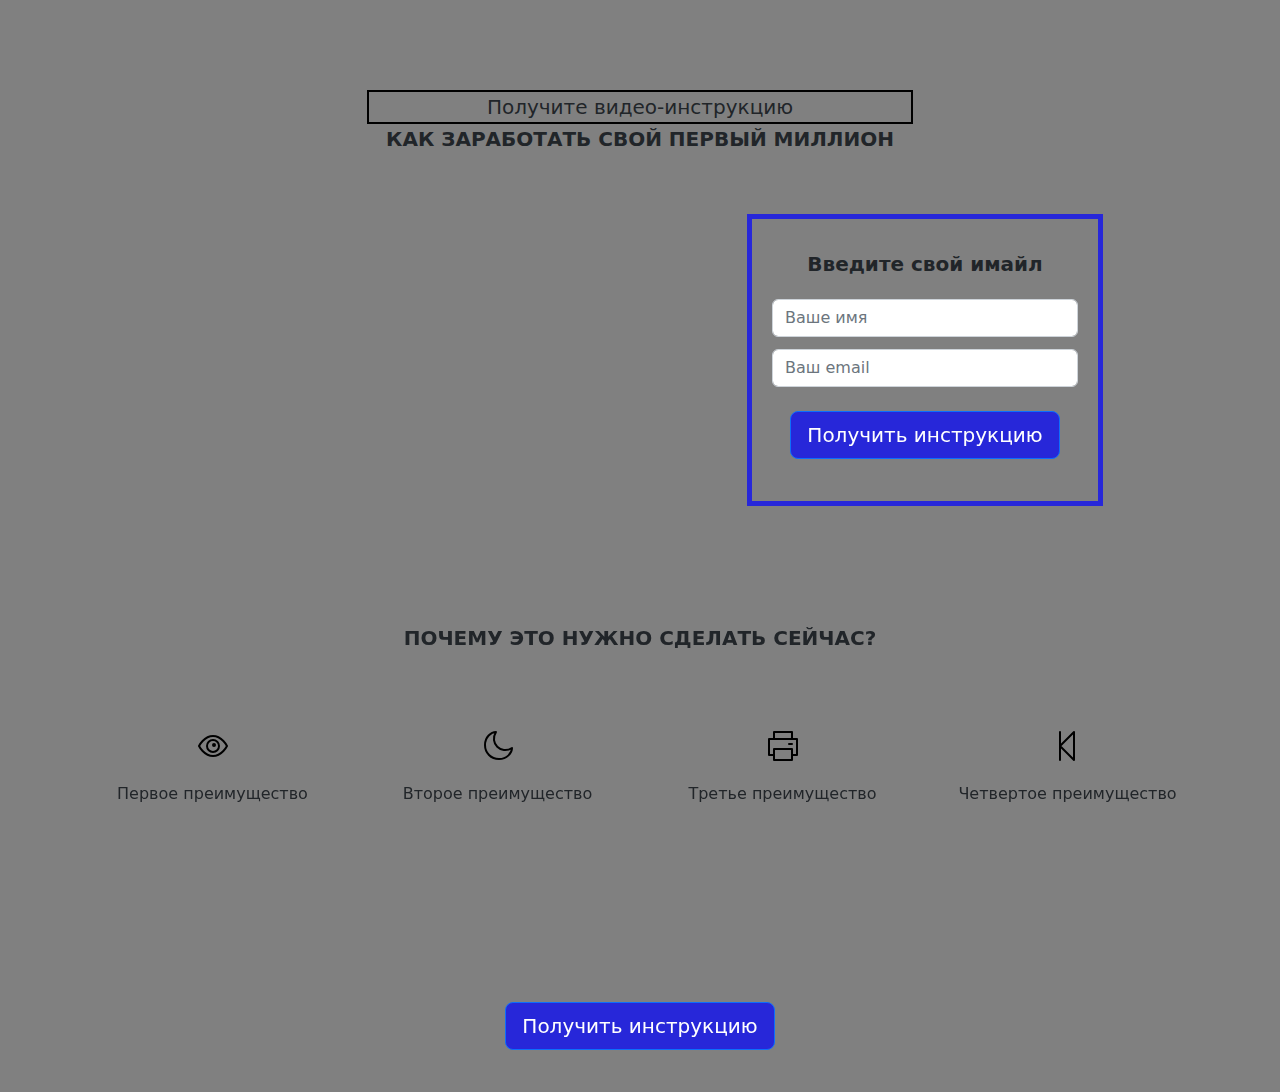
<file: layout1/index.html>
<!-- МАКЕТ 1 -->
<!DOCTYPE html>
<html lang="en">
<head>
    <meta charset="UTF-8">
    <meta http-equiv="X-UA-Compatible" content="IE=edge">
    <meta name="viewport" content="width=device-width, initial-scale=1.0">
    <title>My proj</title>
    <link rel="stylesheet" href="css/bootstrap.css">
    <link rel="stylesheet" href="css/style.css">
    <link rel="shortcut icon" href="img/moon.svg">
</head>
<body>
    
<div class="section">
    <div class="container">
        <!-- первый  -->
        <div class="row">
            <div class="col-lg-6 offset-lg-3 ">
                <h1 class="header text-center">
                    <span>Получите видео-инструкцию</span>
                    <strong class="text-uppercase">Как заработать свой первый миллион</strong>
                </h1>
            </div>
        </div>

        <div class="row">
            <div class="col-lg-6 offset-lg-1 col-md-8 offset-md-2">
                <div class="video">
                    <iframe width="100%" height="315" src="https://www.youtube-nocookie.com/embed/iHqE24Ipv_s?controls=0" title="YouTube video player" frameborder="0" allow="accelerometer; autoplay; clipboard-write; encrypted-media; gyroscope; picture-in-picture" allowfullscreen></iframe>
                </div>
            </div>
            <div class="col-lg-4 offset-lg-0 col-md-8 offset-md-2">
                <div class="form d-grid">
                    <p class="form-header text-center">Введите свой имайл</p>
                    <form action="#">
                        <input type="text" class="form-control" placeholder="Ваше имя">
                        <input type="text" class="form-control" placeholder="Ваш email" >
                    </form>
                    <button class="btn btn-primary btn-lg form-btn">Получить инструкцию</button>
                </div>
            </div>
        </div>
    </div>
</div>

<div class="section">
    <div class="container">
    <!-- заголовок секции -->
    <div class="row">
        <div class="col-lg-12">
            <h2 class="section-header text-uppercase text-center">Почему это нужно сделать сейчас?</h2>
        </div>
    </div>
    <!-- блок с преимуществами -->
    <div class="feature text-center">
        <div class="row">
            <div class="col-lg-3 col-md-6">
                <div class="feature-box ">
                    <img src="img/1.svg" alt="1 преимущество">
                    <p>Первое преимущество</p>
                </div>
            </div>
            <div class="col-lg-3 col-md-6">
                <div class="feature-box">
                    <img src="img/2.svg" alt="2 преимущество" >
                    <p>Второе преимущество</p>
                </div>
            </div>
            <div class="col-lg-3 col-md-6">
                <div class="feature-box ">
                    <img src="img/3.svg" alt="3 преимущество" >
                    <p>Третье преимущество</p>
                </div>
            </div>
            <div class="col-lg-3 col-md-6">
                <div class="feature-box ">
                    <img src="img/4.svg" alt="4 преимущество" >
                    <p>Четвертое преимущество</p>
                </div>
            </div>
        </div>
    </div>
<!-- кнопка -->
<div class="mx-auto d-grid">
    <button class="btn btn-primary btn-lg form-btn">Получить инструкцию</button>
</div>

    
</div>
</div>


</body>
</html>
</file>
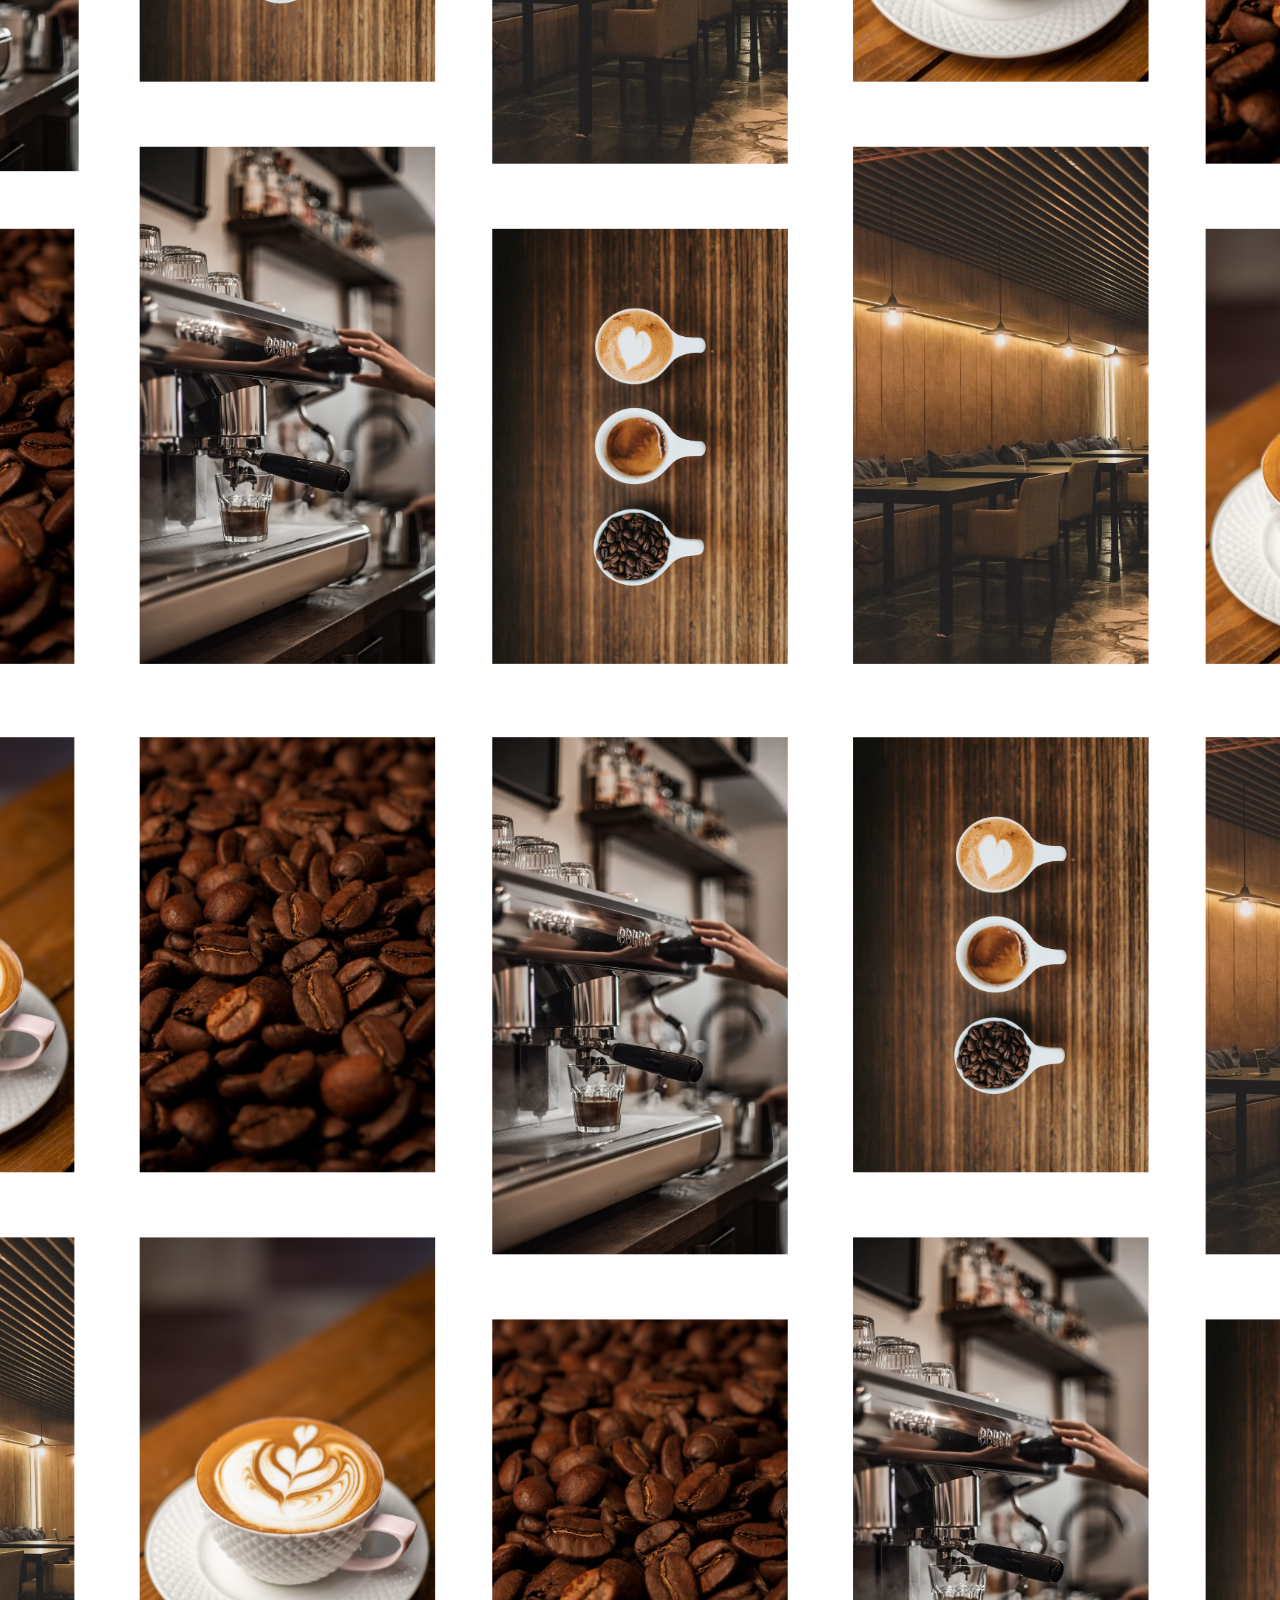
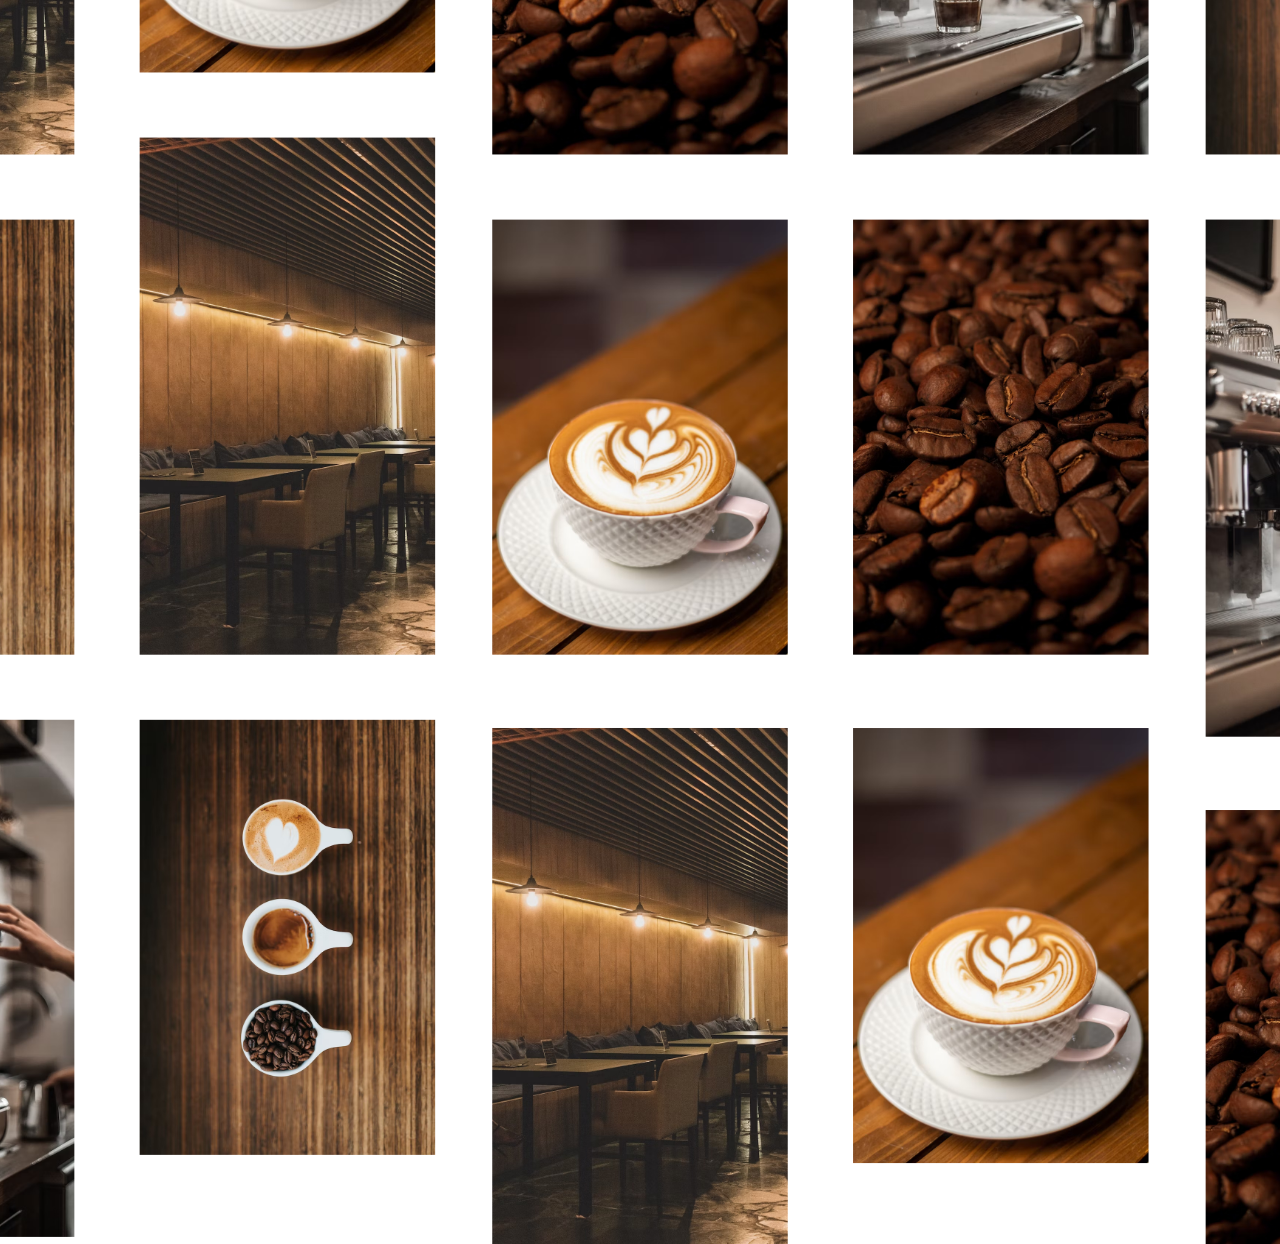
<file: tilePage/index.html>
<!DOCTYPE html>
<html lang="en">

<head>
    <meta charset="UTF-8">
    <meta http-equiv="X-UA-Compatible" content="IE=edge">
    <meta name="viewport" content="width=device-width, initial-scale=1.0">
    <title>tilePage</title>

    <link rel="stylesheet" href="css/main.css">
    <script src="libs/gsap.min.js" defer></script>
    <script src="libs/Draggable.min.js" defer></script>
    <script src="libs/InertiaPlugin.min.js" defer></script>
    <script src="js/app.js" defer></script>

    <style>
        .gallery {
            opacity: 0;
        }
    </style>

</head>

<body>
    <h1 class="header">Coffe<span>Loading...</span></h1>
    <!-- .gallery>(.gallery__item*5>img[src="img/$.jpeg" alt="Alt"])*4 -->
    <div class="gallery">
        <div class="gallery__item"><img src="img/1.jpg" alt="Alt"></div>
        <div class="gallery__item"><img src="img/2.jpg" alt="Alt"></div>
        <div class="gallery__item"><img src="img/3.jpg" alt="Alt"></div>
        <div class="gallery__item"><img src="img/4.jpg" alt="Alt"></div>
        <div class="gallery__item"><img src="img/5.jpg" alt="Alt"></div>
        <div class="gallery__item"><img src="img/6.jpg" alt="Alt"></div>
        <div class="gallery__item"><img src="img/7.jpg" alt="Alt"></div>
        <div class="gallery__item"><img src="img/8.jpg" alt="Alt"></div>
        <div class="gallery__item"><img src="img/9.jpg" alt="Alt"></div>
        <div class="gallery__item"><img src="img/10.jpg" alt="Alt"></div>
        <div class="gallery__item"><img src="img/11.jpg" alt="Alt"></div>
        <div class="gallery__item"><img src="img/12.jpg" alt="Alt"></div>
        <div class="gallery__item"><img src="img/13.jpg" alt="Alt"></div>
        <div class="gallery__item"><img src="img/14.jpg" alt="Alt"></div>
        <div class="gallery__item"><img src="img/15.jpg" alt="Alt"></div>
        <div class="gallery__item"><img src="img/16.jpg" alt="Alt"></div>
        <div class="gallery__item"><img src="img/17.jpg" alt="Alt"></div>
        <div class="gallery__item"><img src="img/18.jpg" alt="Alt"></div>
        <div class="gallery__item"><img src="img/19.jpg" alt="Alt"></div>
        <div class="gallery__item"><img src="img/20.jpg" alt="Alt"></div>
        <div class="gallery__item"><img src="img/1.jpg" alt="Alt"></div>
        <div class="gallery__item"><img src="img/2.jpg" alt="Alt"></div>
        <div class="gallery__item"><img src="img/3.jpg" alt="Alt"></div>
        <div class="gallery__item"><img src="img/4.jpg" alt="Alt"></div>
        <div class="gallery__item"><img src="img/5.jpg" alt="Alt"></div>
        <div class="gallery__item"><img src="img/6.jpg" alt="Alt"></div>
        <div class="gallery__item"><img src="img/7.jpg" alt="Alt"></div>
        <div class="gallery__item"><img src="img/8.jpg" alt="Alt"></div>
        <div class="gallery__item"><img src="img/9.jpg" alt="Alt"></div>
        <div class="gallery__item"><img src="img/10.jpg" alt="Alt"></div>
        <div class="gallery__item"><img src="img/11.jpg" alt="Alt"></div>
        <div class="gallery__item"><img src="img/12.jpg" alt="Alt"></div>
        <div class="gallery__item"><img src="img/13.jpg" alt="Alt"></div>
        <div class="gallery__item"><img src="img/14.jpg" alt="Alt"></div>
        <div class="gallery__item"><img src="img/15.jpg" alt="Alt"></div>
        <div class="gallery__item"><img src="img/16.jpg" alt="Alt"></div>
        <div class="gallery__item"><img src="img/17.jpg" alt="Alt"></div>
        <div class="gallery__item"><img src="img/18.jpg" alt="Alt"></div>
        <div class="gallery__item"><img src="img/19.jpg" alt="Alt"></div>
        <div class="gallery__item"><img src="img/20.jpg" alt="Alt"></div>
        <div class="gallery__item"><img src="img/1.jpg" alt="Alt"></div>
        <div class="gallery__item"><img src="img/2.jpg" alt="Alt"></div>
        <div class="gallery__item"><img src="img/3.jpg" alt="Alt"></div>
        <div class="gallery__item"><img src="img/4.jpg" alt="Alt"></div>
        <div class="gallery__item"><img src="img/5.jpg" alt="Alt"></div>
        <div class="gallery__item"><img src="img/6.jpg" alt="Alt"></div>
        <div class="gallery__item"><img src="img/7.jpg" alt="Alt"></div>
        <div class="gallery__item"><img src="img/8.jpg" alt="Alt"></div>
        <div class="gallery__item"><img src="img/9.jpg" alt="Alt"></div>
        <div class="gallery__item"><img src="img/10.jpg" alt="Alt"></div>
        <div class="gallery__item"><img src="img/11.jpg" alt="Alt"></div>
        <div class="gallery__item"><img src="img/12.jpg" alt="Alt"></div>
        <div class="gallery__item"><img src="img/13.jpg" alt="Alt"></div>
        <div class="gallery__item"><img src="img/14.jpg" alt="Alt"></div>
        <div class="gallery__item"><img src="img/15.jpg" alt="Alt"></div>
        <div class="gallery__item"><img src="img/16.jpg" alt="Alt"></div>
        <div class="gallery__item"><img src="img/17.jpg" alt="Alt"></div>
        <div class="gallery__item"><img src="img/18.jpg" alt="Alt"></div>
        <div class="gallery__item"><img src="img/19.jpg" alt="Alt"></div>
        <div class="gallery__item"><img src="img/20.jpg" alt="Alt"></div>
        <div class="gallery__item"><img src="img/1.jpg" alt="Alt"></div>
        <div class="gallery__item"><img src="img/2.jpg" alt="Alt"></div>
        <div class="gallery__item"><img src="img/3.jpg" alt="Alt"></div>
        <div class="gallery__item"><img src="img/4.jpg" alt="Alt"></div>
        <div class="gallery__item"><img src="img/5.jpg" alt="Alt"></div>
        <div class="gallery__item"><img src="img/6.jpg" alt="Alt"></div>
        <div class="gallery__item"><img src="img/7.jpg" alt="Alt"></div>
        <div class="gallery__item"><img src="img/8.jpg" alt="Alt"></div>
        <div class="gallery__item"><img src="img/9.jpg" alt="Alt"></div>
        <div class="gallery__item"><img src="img/10.jpg" alt="Alt"></div>
        <div class="gallery__item"><img src="img/11.jpg" alt="Alt"></div>
        <div class="gallery__item"><img src="img/12.jpg" alt="Alt"></div>
        <div class="gallery__item"><img src="img/13.jpg" alt="Alt"></div>
        <div class="gallery__item"><img src="img/14.jpg" alt="Alt"></div>
        <div class="gallery__item"><img src="img/15.jpg" alt="Alt"></div>
        <div class="gallery__item"><img src="img/16.jpg" alt="Alt"></div>
        <div class="gallery__item"><img src="img/17.jpg" alt="Alt"></div>
        <div class="gallery__item"><img src="img/18.jpg" alt="Alt"></div>
        <div class="gallery__item"><img src="img/19.jpg" alt="Alt"></div>
        <div class="gallery__item"><img src="img/20.jpg" alt="Alt"></div>
    </div>








</body>

</html>
</file>
<file: layout1/css/style.css>
/* МАКЕТ 1 */
.header {
    font-size: 20px;
    line-height: 1.5;
    margin: 60px auto;

}


.section{
    background: grey;
    padding: 30px 0;
}


.header span {
    display: block;
border: 2px solid black;
} 

.form-header,.section-header {
    font-size: 20px;
    font-weight: 900;
    margin-bottom: 20px;
}
.form {
    border: 5px solid #2727d9;
    padding: 30px 20px;
}
.form-btn {
    margin: 12px auto;
    background-color: #2727d9;
}
.form input {
margin-bottom: 12px;
}
.feature {
    margin: 60px auto;
}
.feature p {
    margin-top: 20px;
}
.video {
    margin-bottom: 30px;
}
.feature-box{
    height: 200px;
}
</file>
<file: tilePage/css/main.css>
* {
    margin: 0;
    padding: 0;
    box-sizing: border-box;
}

:root {
    --gap: .5em;
    --index: calc(1vw + 1vh);
    --color-dark: #000;
}

body {
    overflow: hidden;
    height: 100vh;
    display: flex;
    justify-content: center;
    align-items: center;
}

.header {
    text-transform: uppercase;
    font-family: 'Lucida Sans', 'Lucida Sans Regular', 'Lucida Grande', 'Lucida Sans Unicode', Geneva, Verdana, sans-serif;
    letter-spacing: .1em;
    font-size: calc(var(--index) * 2.8);
    position: absolute;
    /* font-weight: 200; */
    text-align: center;
    opacity: .9;
    margin-top: .2em;
}

.header span {
    display: block;
    font-family: Arial, Helvetica, sans-serif;
    font-size: calc(var(--index) * .75);
    margin-top: 5px;
}

.gallery {
    width: 30vw;
    column-width: 2em;
    gap: var(--gap);
    transform: scale(8.2);
    will-change: tranform;
    transition: transform 1s cubic-bezier(.075, 1, .25, 1), opacity 1s;
}

.gallery__item {
    margin-bottom: var(--gap);
    transform: scale(1.001);
    will-change: tranform;
    transition: .3s;
}

.gallery__item:hover {
    transform: scale(1.03);
}

.gallery__item img {
    width: 100%;
    display: block;
}

.loaded .gallery {
    opacity: 1;
}

.loaded .header span {
    opacity: 0;
}

/* DARK MODE OS */
@media (prefers-color-scheme: dark) {
    body {
        background-color: var(--color-dark);
    }

    .header {
        /* color: #fff; */
        filter: invert(100%);
    }
}

/* MOBILE */

@media (max-width : 992px) {

    .header {
        position: relative;
    }

    body {
        overflow: scroll;
        display: block;
        padding: var(--gap);
    }

    .gallery {
        width: 100%;
        column-width: 10em;
        transform: scale(1);
    }

    .gallery__item:hover {
        transform: scale(1);
    }

}
</file>
